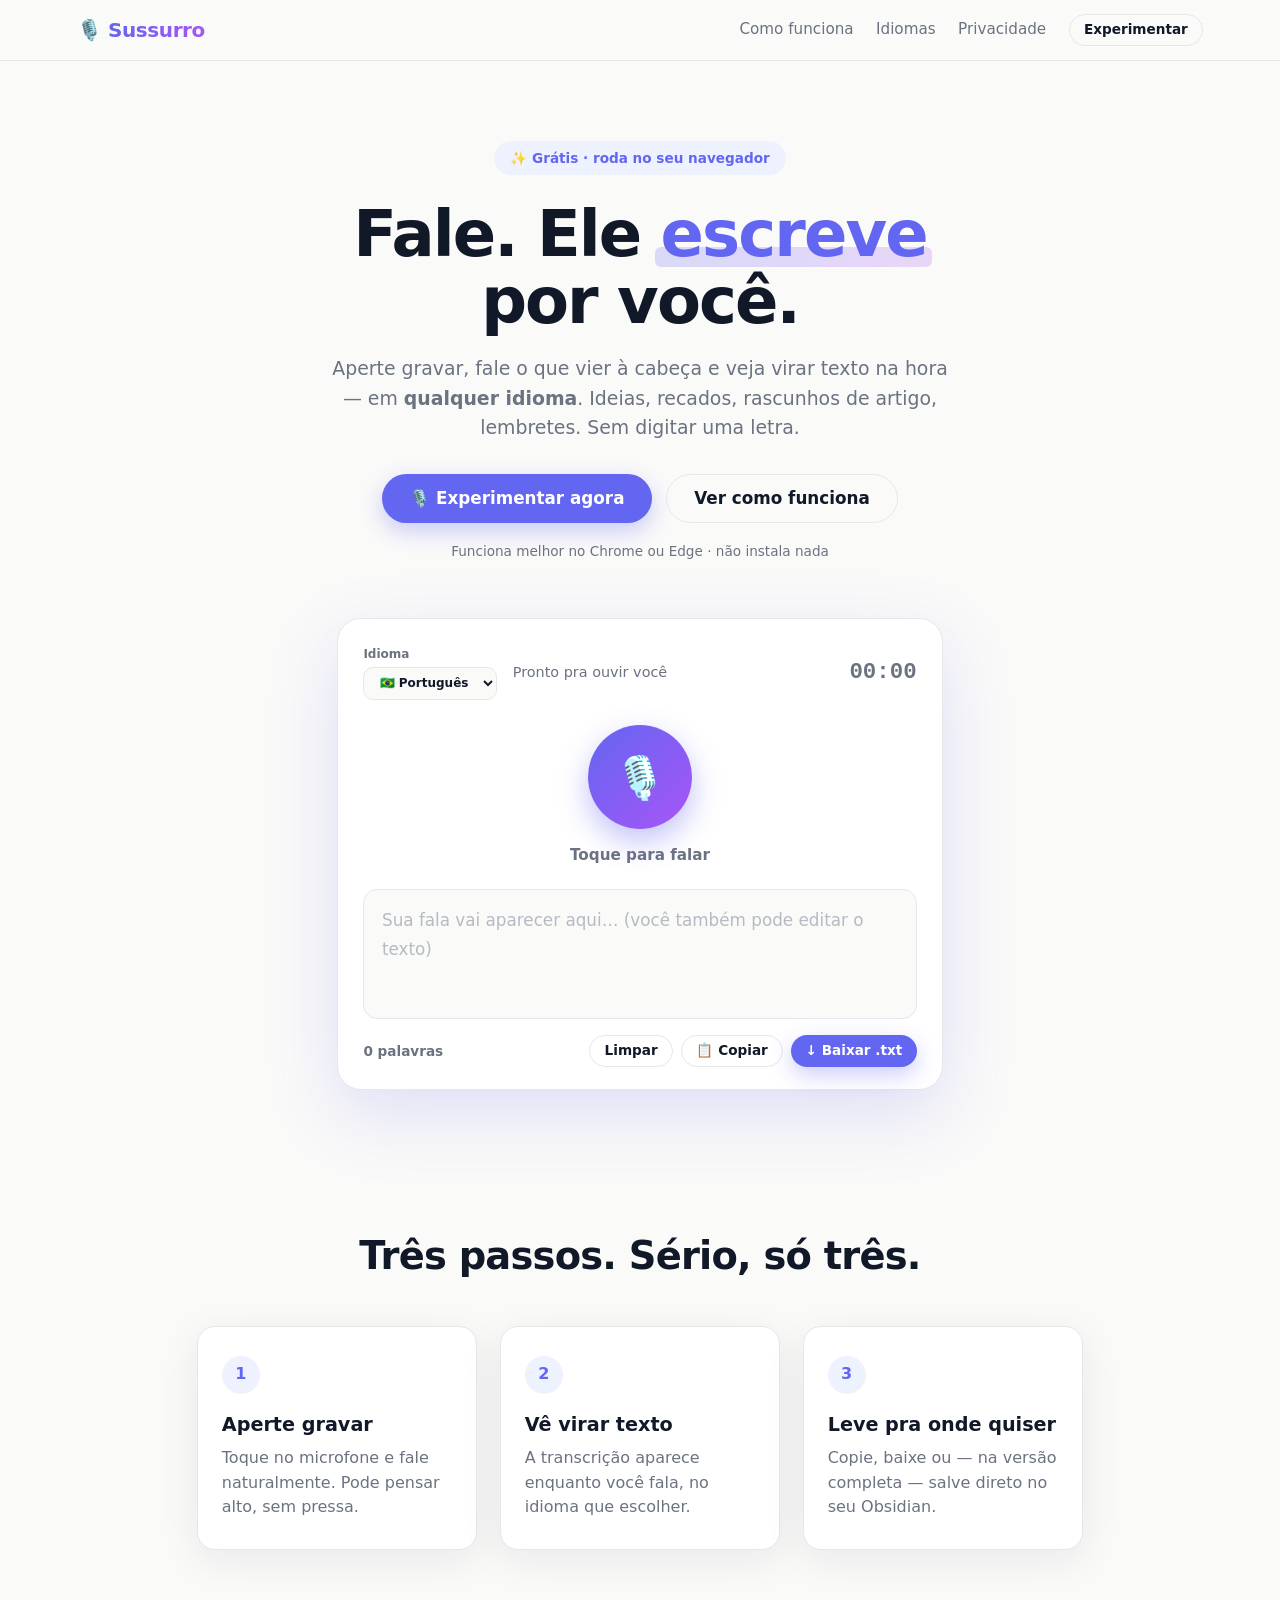
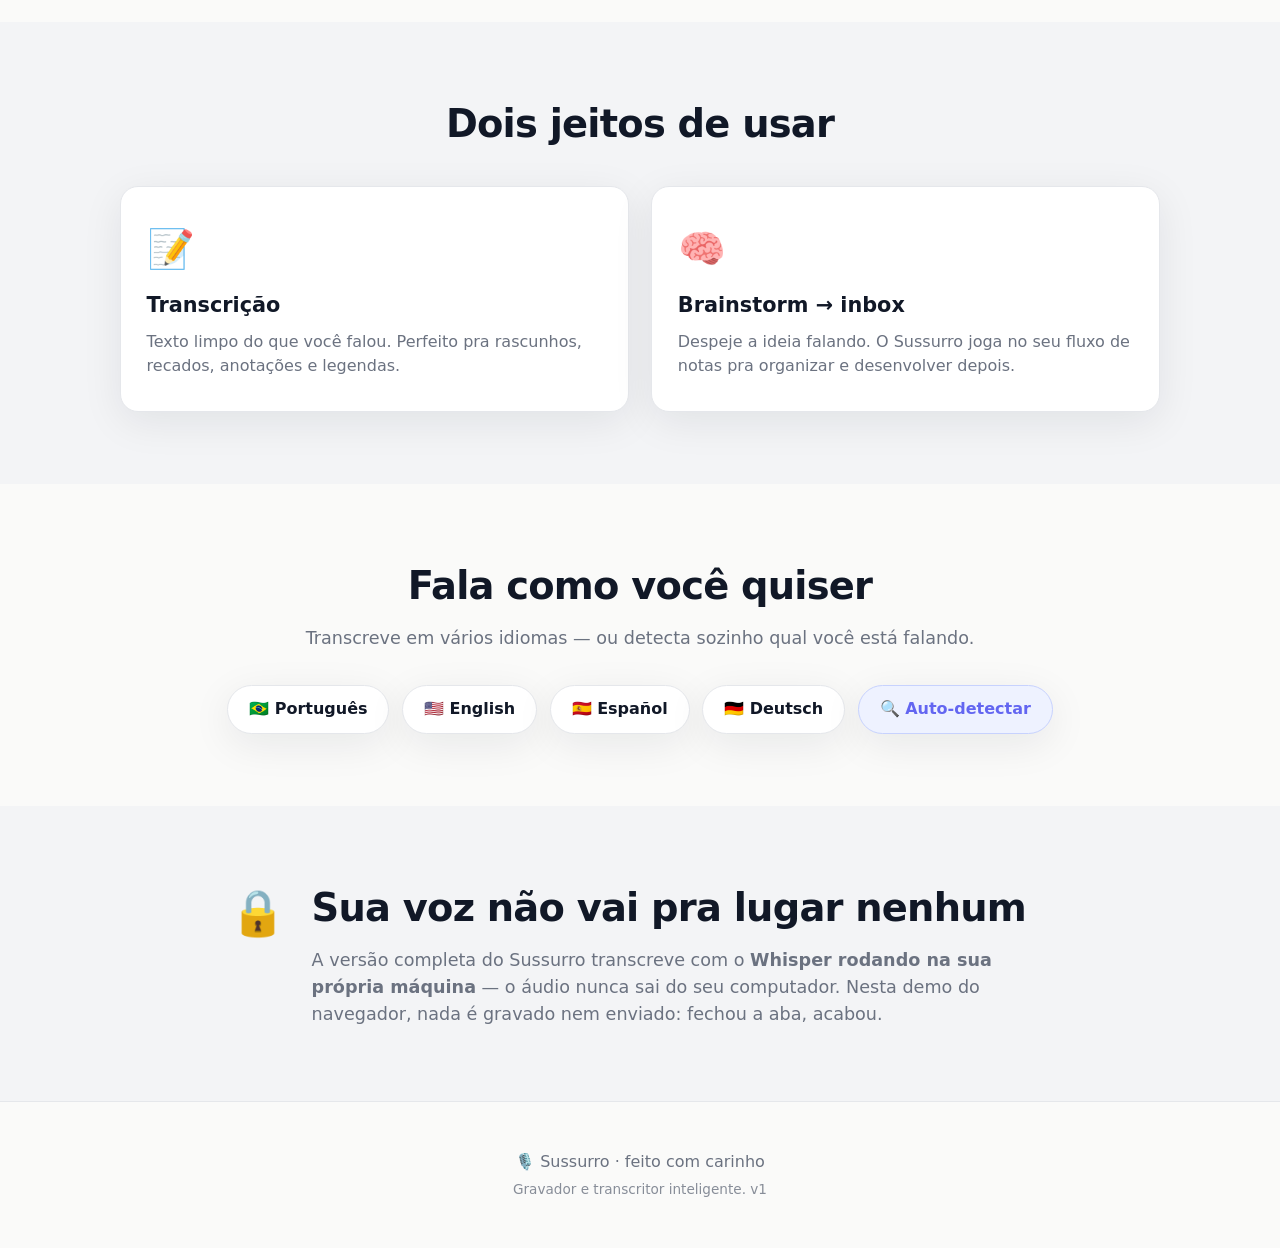
<file: v1-web/index.html>
<!DOCTYPE html>
<html lang="pt-BR">
<head>
  <meta charset="UTF-8">
  <meta name="viewport" content="width=device-width, initial-scale=1.0">
  <title>Sussurro · Fale. Ele escreve por você.</title>
  <meta name="description" content="Grave sua voz e transforme em texto em qualquer idioma. Transcrição inteligente que roda no seu computador — privada de verdade.">
  <link rel="icon" href="data:image/svg+xml,<svg xmlns='http://www.w3.org/2000/svg' viewBox='0 0 100 100'><text y='.9em' font-size='90'>🎙️</text></svg>">
  <link rel="stylesheet" href="style.css">
</head>
<body>

<!-- ══════════ NAV ══════════ -->
<nav class="nav">
  <div class="nav-brand">🎙️ <span>Sussurro</span></div>
  <div class="nav-links">
    <a href="#como">Como funciona</a>
    <a href="#idiomas">Idiomas</a>
    <a href="#privacidade">Privacidade</a>
    <button class="btn btn-ghost btn-sm" id="nav-try">Experimentar</button>
  </div>
</nav>

<!-- ══════════ HERO ══════════ -->
<header class="hero">
  <div class="hero-badge">✨ Grátis · roda no seu navegador</div>
  <h1 class="hero-title">Fale. Ele <span class="hl">escreve</span> por você.</h1>
  <p class="hero-sub">
    Aperte gravar, fale o que vier à cabeça e veja virar texto na hora —
    em <b>qualquer idioma</b>. Ideias, recados, rascunhos de artigo, lembretes.
    Sem digitar uma letra.
  </p>
  <div class="hero-cta">
    <button class="btn btn-primary btn-lg" id="hero-try">🎙️ Experimentar agora</button>
    <a class="btn btn-ghost btn-lg" href="#como">Ver como funciona</a>
  </div>
  <div class="hero-note">Funciona melhor no Chrome ou Edge · não instala nada</div>
</header>

<!-- ══════════ DEMO (gravador) ══════════ -->
<section id="demo" class="demo">
  <div class="rec-card">
    <div class="rec-head">
      <div class="rec-controls">
        <label class="rec-field">
          <span>Idioma</span>
          <select id="lang">
            <option value="pt-BR">🇧🇷 Português</option>
            <option value="en-US">🇺🇸 English</option>
            <option value="es-ES">🇪🇸 Español</option>
            <option value="de-DE">🇩🇪 Deutsch</option>
          </select>
        </label>
        <div class="rec-status" id="rec-status">Pronto pra ouvir você</div>
      </div>
      <div class="rec-timer" id="rec-timer">00:00</div>
    </div>

    <div class="rec-stage">
      <button class="mic-btn" id="mic-btn" title="Gravar">
        <span class="mic-emoji">🎙️</span>
        <span class="mic-pulse"></span>
      </button>
      <div class="mic-label" id="mic-label">Toque para falar</div>
    </div>

    <div class="transcript-wrap">
      <div class="transcript" id="transcript" contenteditable="true"
           data-placeholder="Sua fala vai aparecer aqui… (você também pode editar o texto)"></div>
      <span class="interim" id="interim"></span>
    </div>

    <div class="rec-actions">
      <span class="word-count" id="word-count">0 palavras</span>
      <div class="rec-actions-btns">
        <button class="btn btn-ghost btn-sm" id="btn-clear">Limpar</button>
        <button class="btn btn-ghost btn-sm" id="btn-copy">📋 Copiar</button>
        <button class="btn btn-primary btn-sm" id="btn-download">↓ Baixar .txt</button>
      </div>
    </div>

    <div class="rec-fallback" id="rec-fallback" hidden>
      <b>Seu navegador não suporta transcrição ao vivo.</b>
      A versão completa do Sussurro usa o Whisper localmente e funciona em qualquer máquina —
      esta demo precisa do Chrome ou Edge. Você ainda pode digitar/editar no campo acima.
    </div>
  </div>
</section>

<!-- ══════════ COMO FUNCIONA ══════════ -->
<section id="como" class="band">
  <h2 class="band-title">Três passos. Sério, só três.</h2>
  <div class="steps">
    <div class="step"><div class="step-n">1</div><h3>Aperte gravar</h3><p>Toque no microfone e fale naturalmente. Pode pensar alto, sem pressa.</p></div>
    <div class="step"><div class="step-n">2</div><h3>Vê virar texto</h3><p>A transcrição aparece enquanto você fala, no idioma que escolher.</p></div>
    <div class="step"><div class="step-n">3</div><h3>Leve pra onde quiser</h3><p>Copie, baixe ou — na versão completa — salve direto no seu Obsidian.</p></div>
  </div>
</section>

<!-- ══════════ MODOS ══════════ -->
<section class="band band-soft">
  <h2 class="band-title">Dois jeitos de usar</h2>
  <div class="modes">
    <div class="mode-card">
      <div class="mode-icon">📝</div>
      <h3>Transcrição</h3>
      <p>Texto limpo do que você falou. Perfeito pra rascunhos, recados, anotações e legendas.</p>
    </div>
    <div class="mode-card">
      <div class="mode-icon">🧠</div>
      <h3>Brainstorm → inbox</h3>
      <p>Despeje a ideia falando. O Sussurro joga no seu fluxo de notas pra organizar e desenvolver depois.</p>
    </div>
  </div>
</section>

<!-- ══════════ IDIOMAS ══════════ -->
<section id="idiomas" class="band">
  <h2 class="band-title">Fala como você quiser</h2>
  <p class="band-sub">Transcreve em vários idiomas — ou detecta sozinho qual você está falando.</p>
  <div class="langs">
    <div class="lang-chip">🇧🇷 Português</div>
    <div class="lang-chip">🇺🇸 English</div>
    <div class="lang-chip">🇪🇸 Español</div>
    <div class="lang-chip">🇩🇪 Deutsch</div>
    <div class="lang-chip lang-auto">🔍 Auto-detectar</div>
  </div>
</section>

<!-- ══════════ PRIVACIDADE ══════════ -->
<section id="privacidade" class="band band-soft">
  <div class="priv">
    <div class="priv-icon">🔒</div>
    <div>
      <h2 class="band-title left">Sua voz não vai pra lugar nenhum</h2>
      <p class="priv-text">
        A versão completa do Sussurro transcreve com o <b>Whisper rodando na sua própria máquina</b> —
        o áudio nunca sai do seu computador. Nesta demo do navegador, nada é gravado nem enviado:
        fechou a aba, acabou.
      </p>
    </div>
  </div>
</section>

<footer class="foot">
  <div>🎙️ Sussurro · feito com carinho</div>
  <div class="foot-sub">Gravador e transcritor inteligente. v1</div>
</footer>

<div id="toast"></div>

<script src="app.js"></script>
</body>
</html>
</file>
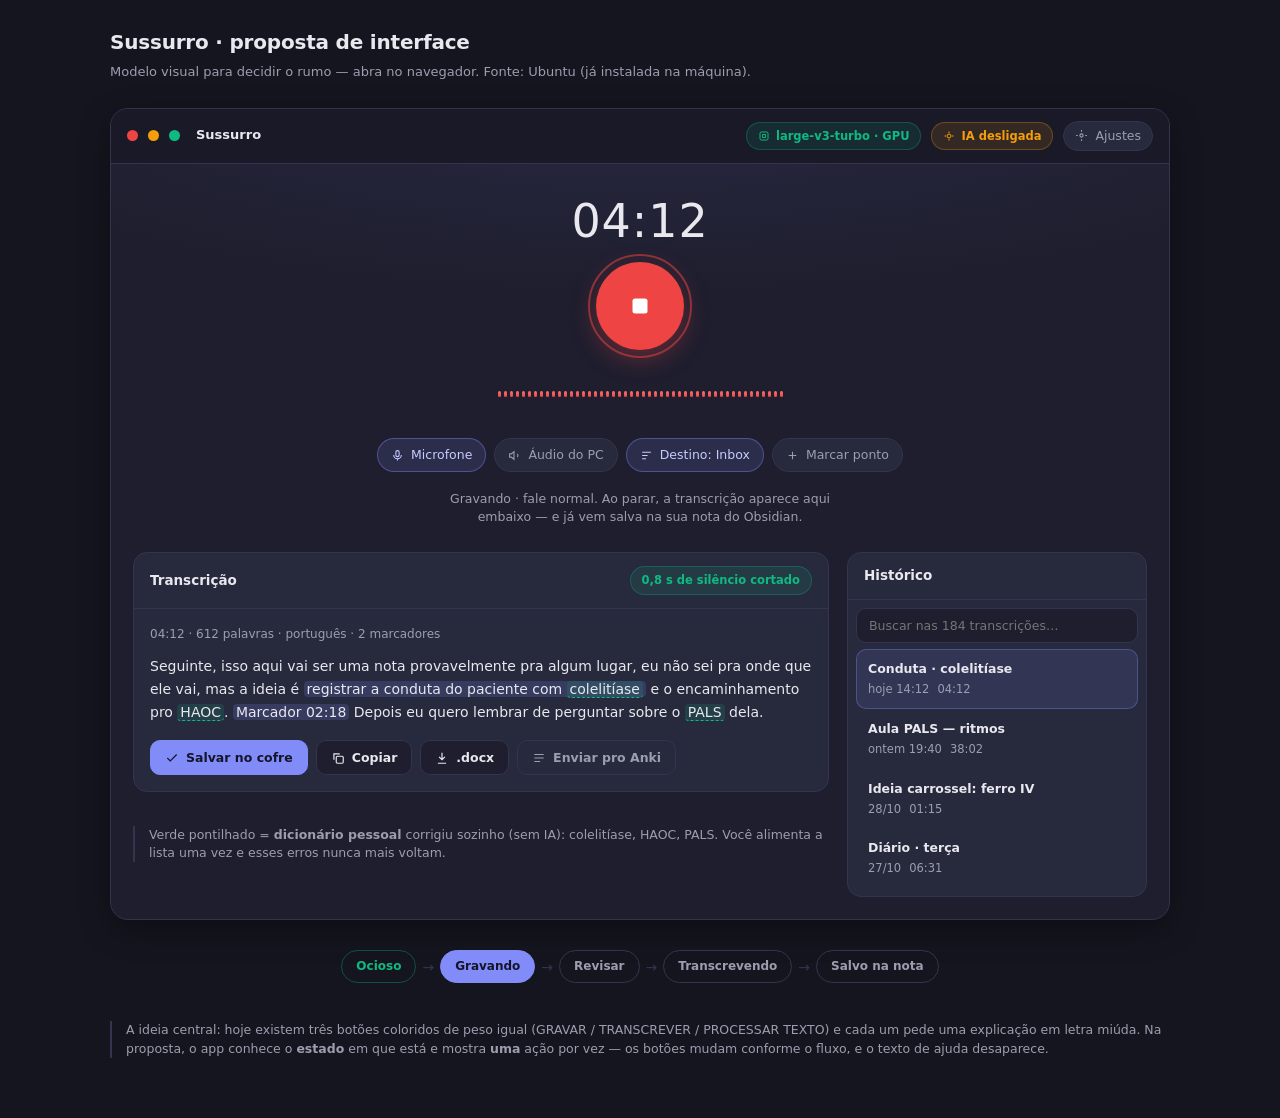
<file: frontend/proposta-ui.html>
<!DOCTYPE html>
<html lang="pt-BR">
<head>
<meta charset="utf-8">
<meta name="viewport" content="width=device-width, initial-scale=1">
<title>Sussurro — proposta de nova interface</title>
<style>
  :root{
    --bg:#15151f; --surface:#1e1e2e; --surface2:#27293d; --border:#34344e;
    --txt:#e8e8ee; --txt2:#9d9db0; --accent:#818cf8; --accent2:#6d76f0;
    --rec:#ef4444; --ok:#10b981; --amber:#f59e0b;
    --r:14px; --shadow:0 10px 30px rgba(0,0,0,.35);
  }
  *{box-sizing:border-box;margin:0;padding:0}
  body{
    font-family:"Ubuntu","Inter","Noto Sans",system-ui,-apple-system,sans-serif;
    background:var(--bg); color:var(--txt); padding:28px 20px 60px;
    -webkit-font-smoothing:antialiased; line-height:1.45;
  }
  .wrap{max-width:1060px;margin:0 auto}
  h1{font-size:20px;font-weight:600;letter-spacing:-.01em}
  .sub{color:var(--txt2);font-size:13px;margin:6px 0 26px}
  .label{font-size:11px;text-transform:uppercase;letter-spacing:.09em;color:var(--txt2);font-weight:600;margin:0 0 10px}

  /* ---------- janela ---------- */
  .app{background:var(--surface);border:1px solid var(--border);border-radius:18px;overflow:hidden;box-shadow:var(--shadow)}
  .titlebar{display:flex;align-items:center;gap:10px;padding:12px 16px;background:#191927;border-bottom:1px solid var(--border)}
  .dot{width:11px;height:11px;border-radius:50%}
  .title{margin-left:6px;font-size:13px;font-weight:600}
  .spacer{flex:1}
  .pill{display:inline-flex;align-items:center;gap:6px;font-size:11.5px;font-weight:600;
        padding:5px 11px;border-radius:999px;background:rgba(16,185,129,.12);color:var(--ok);
        border:1px solid rgba(16,185,129,.28)}
  .pill.off{background:rgba(245,158,11,.12);color:var(--amber);border-color:rgba(245,158,11,.3)}
  .pill svg{width:12px;height:12px}

  /* ---------- palco ---------- */
  .stage{padding:34px 26px 26px;display:flex;flex-direction:column;align-items:center;text-align:center;gap:18px;
         background:radial-gradient(120% 90% at 50% -20%, rgba(129,140,248,.10), transparent 60%)}
  .timer{font-size:46px;font-weight:300;font-variant-numeric:tabular-nums;letter-spacing:.02em;line-height:1}
  .timer.idle{color:var(--txt2);font-size:15px;font-weight:500;letter-spacing:0}
  .recwrap{position:relative;display:grid;place-items:center}
  .ring{position:absolute;width:104px;height:104px;border-radius:50%;border:2px solid rgba(239,68,68,.5);animation:pulse 1.8s ease-out infinite}
  @keyframes pulse{0%{transform:scale(.85);opacity:.9}100%{transform:scale(1.5);opacity:0}}
  .rec{width:88px;height:88px;border-radius:50%;border:none;cursor:pointer;background:var(--rec);color:#fff;
       display:grid;place-items:center;box-shadow:0 8px 26px rgba(239,68,68,.35);transition:transform .15s}
  .rec:hover{transform:scale(1.04)}
  .rec svg{width:30px;height:30px}
  .rec2{width:88px;height:88px;border-radius:50%;border:1px solid var(--border);cursor:pointer;
        background:var(--surface2);color:var(--accent);display:grid;place-items:center}
  .rec2 svg{width:26px;height:26px}
  .hint{font-size:12.5px;color:var(--txt2);max-width:420px}

  /* onda */
  .wave{display:flex;align-items:center;justify-content:center;gap:3px;height:52px;width:100%;max-width:520px}
  .wave i{display:block;width:3px;border-radius:2px;background:linear-gradient(180deg,var(--accent),#4f46e5);height:6px}
  .wave.live i{animation:bar 1s ease-in-out infinite;background:linear-gradient(180deg,#f87171,var(--rec))}
  .wave i:nth-child(3n){animation-delay:.15s}.wave i:nth-child(4n){animation-delay:.32s}
  .wave i:nth-child(5n){animation-delay:.47s}.wave i:nth-child(2n){animation-delay:.62s}
  @keyframes bar{0%,100%{height:6px}50%{height:40px}}

  /* chips */
  .chips{display:flex;gap:8px;flex-wrap:wrap;justify-content:center}
  .chip{display:inline-flex;align-items:center;gap:7px;font-size:12.5px;font-weight:500;padding:7px 13px;border-radius:999px;
        background:var(--surface2);border:1px solid var(--border);color:var(--txt2);cursor:pointer}
  .chip.on{background:rgba(129,140,248,.14);border-color:rgba(129,140,248,.4);color:#c7cbff}
  .chip svg{width:13px;height:13px}

  /* ---------- corpo ---------- */
  .body{padding:0 22px 22px;display:grid;grid-template-columns:1fr 300px;gap:18px;align-items:start}
  .card{background:var(--surface2);border:1px solid var(--border);border-radius:var(--r);overflow:hidden}
  .card-h{display:flex;align-items:center;gap:9px;padding:13px 16px;border-bottom:1px solid var(--border)}
  .card-h b{font-size:13.5px;font-weight:600}
  .card-b{padding:16px;font-size:14px;color:var(--txt);line-height:1.65}
  .card-b .meta{color:var(--txt2);font-size:12px;margin-bottom:10px}
  .hl{background:rgba(129,140,248,.18);border-radius:4px;padding:0 3px}
  .fix{background:rgba(16,185,129,.15);border-radius:4px;padding:0 3px;border-bottom:1px dashed var(--ok)}
  .actions{display:flex;gap:8px;flex-wrap:wrap;padding:0 16px 16px}
  .btn{font-family:inherit;font-size:12.5px;font-weight:600;padding:9px 14px;border-radius:10px;border:1px solid var(--border);
       background:var(--surface);color:var(--txt);cursor:pointer;display:inline-flex;align-items:center;gap:7px}
  .btn:hover{border-color:var(--accent)}
  .btn.primary{background:var(--accent);border-color:var(--accent);color:#14142a}
  .btn.ghost{background:transparent;color:var(--txt2)}
  .btn svg{width:14px;height:14px}

  /* histórico */
  .hist{padding:8px}
  .item{padding:10px 11px;border-radius:10px;cursor:pointer;border:1px solid transparent}
  .item:hover{background:var(--surface);border-color:var(--border)}
  .item.on{background:rgba(129,140,248,.12);border-color:rgba(129,140,248,.35)}
  .item .t{font-size:12.5px;font-weight:600;margin-bottom:3px}
  .item .d{font-size:11.5px;color:var(--txt2);display:flex;gap:8px}
  .search{width:100%;padding:9px 12px;border-radius:10px;border:1px solid var(--border);background:var(--surface);
          color:var(--txt);font-family:inherit;font-size:12.5px;margin-bottom:6px}

  /* fluxo */
  .flow{display:flex;gap:0;margin:26px 0 10px;align-items:center;justify-content:center;flex-wrap:wrap}
  .step{font-size:12px;font-weight:600;color:var(--txt2);padding:7px 14px;border-radius:999px;border:1px solid var(--border);margin:4px}
  .step.now{background:var(--accent);color:#14142a;border-color:var(--accent)}
  .step.done{color:var(--ok);border-color:rgba(16,185,129,.35)}
  .arrow{color:var(--border);font-size:14px;margin:0 2px}
  .note{max-width:1060px;margin:34px auto 0;font-size:12.5px;color:var(--txt2);border-left:2px solid var(--border);padding-left:14px}
</style>
</head>
<body>
<div class="wrap">
  <h1>Sussurro · proposta de interface</h1>
  <div class="sub">Modelo visual para decidir o rumo — abra no navegador. Fonte: Ubuntu (já instalada na máquina).</div>

  <div class="app">
    <div class="titlebar">
      <span class="dot" style="background:#ef4444"></span>
      <span class="dot" style="background:#f59e0b"></span>
      <span class="dot" style="background:#10b981"></span>
      <span class="title">Sussurro</span>
      <div class="spacer"></div>
      <span class="pill"><svg viewBox="0 0 24 24" fill="none" stroke="currentColor" stroke-width="2"><rect x="4" y="4" width="16" height="16" rx="3"/><path d="M9 9h6v6H9z"/></svg> large-v3-turbo · GPU</span>
      <span class="pill off"><svg viewBox="0 0 24 24" fill="none" stroke="currentColor" stroke-width="2"><path d="M12 3v3M12 18v3M3 12h3M18 12h3"/><circle cx="12" cy="12" r="4"/></svg> IA desligada</span>
      <span class="chip" style="padding:5px 11px"><svg viewBox="0 0 24 24" fill="none" stroke="currentColor" stroke-width="2"><circle cx="12" cy="12" r="3"/><path d="M12 2v3M12 19v3M2 12h3M19 12h3"/></svg> Ajustes</span>
    </div>

    <div class="stage">
      <div class="timer">04:12</div>
      <div class="recwrap">
        <div class="ring"></div>
        <button class="rec" title="Parar"><svg viewBox="0 0 24 24" fill="currentColor"><rect x="6" y="6" width="12" height="12" rx="2"/></svg></button>
      </div>
      <div class="wave live">
        <i></i><i></i><i></i><i></i><i></i><i></i><i></i><i></i><i></i><i></i><i></i><i></i><i></i><i></i><i></i><i></i>
        <i></i><i></i><i></i><i></i><i></i><i></i><i></i><i></i><i></i><i></i><i></i><i></i><i></i><i></i><i></i><i></i>
        <i></i><i></i><i></i><i></i><i></i><i></i><i></i><i></i><i></i><i></i><i></i><i></i><i></i><i></i><i></i><i></i>
      </div>
      <div class="chips">
        <span class="chip on"><svg viewBox="0 0 24 24" fill="none" stroke="currentColor" stroke-width="2"><rect x="9" y="3" width="6" height="11" rx="3"/><path d="M5 11a7 7 0 0 0 14 0M12 18v3"/></svg> Microfone</span>
        <span class="chip"><svg viewBox="0 0 24 24" fill="none" stroke="currentColor" stroke-width="2"><path d="M11 5 6 9H3v6h3l5 4zM17 9a4 4 0 0 1 0 6"/></svg> Áudio do PC</span>
        <span class="chip on"><svg viewBox="0 0 24 24" fill="none" stroke="currentColor" stroke-width="2"><path d="M4 6h16M4 12h10M4 18h7"/></svg> Destino: Inbox</span>
        <span class="chip"><svg viewBox="0 0 24 24" fill="none" stroke="currentColor" stroke-width="2"><path d="M12 5v14M5 12h14"/></svg> Marcar ponto</span>
      </div>
      <div class="hint">Gravando · fale normal. Ao parar, a transcrição aparece aqui embaixo — e já vem salva na sua nota do Obsidian.</div>
    </div>

    <div class="body">
      <div>
        <div class="card">
          <div class="card-h"><b>Transcrição</b><div class="spacer"></div><span class="pill" style="background:rgba(16,185,129,.12)">0,8 s de silêncio cortado</span></div>
          <div class="card-b">
            <div class="meta">04:12 · 612 palavras · português · 2 marcadores</div>
            Seguinte, isso aqui vai ser uma nota provavelmente pra algum lugar, eu não sei pra onde que ele vai,
            mas a ideia é <span class="hl">registrar a conduta do paciente com <span class="fix">colelitíase</span></span>
            e o encaminhamento pro <span class="fix">HAOC</span>. <span class="hl">Marcador 02:18</span>
            Depois eu quero lembrar de perguntar sobre o <span class="fix">PALS</span> dela.
          </div>
          <div class="actions">
            <button class="btn primary"><svg viewBox="0 0 24 24" fill="none" stroke="currentColor" stroke-width="2"><path d="M20 6 9 17l-5-5"/></svg> Salvar no cofre</button>
            <button class="btn"><svg viewBox="0 0 24 24" fill="none" stroke="currentColor" stroke-width="2"><rect x="9" y="9" width="12" height="12" rx="2"/><path d="M5 15V5h10"/></svg> Copiar</button>
            <button class="btn"><svg viewBox="0 0 24 24" fill="none" stroke="currentColor" stroke-width="2"><path d="M12 3v12M7 10l5 5 5-5M5 21h14"/></svg> .docx</button>
            <button class="btn ghost"><svg viewBox="0 0 24 24" fill="none" stroke="currentColor" stroke-width="2"><path d="M4 6h16M4 12h16M4 18h10"/></svg> Enviar pro Anki</button>
          </div>
        </div>
        <div class="note">
          Verde pontilhado = <b>dicionário pessoal</b> corrigiu sozinho (sem IA): colelitíase, HAOC, PALS.
          Você alimenta a lista uma vez e esses erros nunca mais voltam.
        </div>
      </div>

      <div class="card">
        <div class="card-h"><b>Histórico</b></div>
        <div class="hist">
          <input class="search" placeholder="Buscar nas 184 transcrições…">
          <div class="item on"><div class="t">Conduta · colelitíase</div><div class="d"><span>hoje 14:12</span><span>04:12</span></div></div>
          <div class="item"><div class="t">Aula PALS — ritmos</div><div class="d"><span>ontem 19:40</span><span>38:02</span></div></div>
          <div class="item"><div class="t">Ideia carrossel: ferro IV</div><div class="d"><span>28/10</span><span>01:15</span></div></div>
          <div class="item"><div class="t">Diário · terça</div><div class="d"><span>27/10</span><span>06:31</span></div></div>
        </div>
      </div>
    </div>
  </div>

  <div class="flow">
    <span class="step done">Ocioso</span><span class="arrow">→</span>
    <span class="step now">Gravando</span><span class="arrow">→</span>
    <span class="step">Revisar</span><span class="arrow">→</span>
    <span class="step">Transcrevendo</span><span class="arrow">→</span>
    <span class="step">Salvo na nota</span>
  </div>
  <div class="note">
    A ideia central: hoje existem três botões coloridos de peso igual (GRAVAR / TRANSCREVER / PROCESSAR TEXTO) e cada um pede uma explicação em letra miúda.
    Na proposta, o app conhece o <b>estado</b> em que está e mostra <b>uma</b> ação por vez — os botões mudam conforme o fluxo, e o texto de ajuda desaparece.
  </div>
</div>
</body>
</html>
</file>
<file: v1-web/style.css>
/* ══════════ Sussurro · v1 web ══════════ */
:root{
  --bg:#fafaf9; --bg2:#f3f4f6; --card:#ffffff; --border:#e5e7eb;
  --rec:#ef4444; --tr:#6366f1; --green:#059669; --amber:#f59e0b;
  --txt:#111827; --txt2:#6b7280;
  --tr-soft:#eef2ff; --rec-soft:#fef2f2;
  --shadow:0 10px 40px rgba(17,24,39,.08);
  --shadow-lg:0 24px 70px rgba(99,102,241,.18);
  --r:18px;
}
*{box-sizing:border-box;margin:0;padding:0}
html{scroll-behavior:smooth}
body{
  font-family:"Segoe UI",system-ui,-apple-system,sans-serif;
  background:var(--bg); color:var(--txt); line-height:1.55;
  -webkit-font-smoothing:antialiased;
}

/* ── buttons ── */
.btn{
  font:inherit; font-weight:600; border:none; border-radius:999px;
  padding:.7rem 1.3rem; cursor:pointer; transition:.18s; display:inline-flex;
  align-items:center; gap:.5rem; text-decoration:none; line-height:1;
}
.btn-primary{background:var(--tr); color:#fff; box-shadow:0 8px 22px rgba(99,102,241,.32)}
.btn-primary:hover{transform:translateY(-2px); box-shadow:0 12px 28px rgba(99,102,241,.42)}
.btn-ghost{background:transparent; color:var(--txt); border:1.5px solid var(--border)}
.btn-ghost:hover{background:var(--bg2); border-color:#d1d5db}
.btn-sm{padding:.5rem .9rem; font-size:.85rem}
.btn-lg{padding:.95rem 1.7rem; font-size:1.05rem}

/* ── nav ── */
.nav{
  position:sticky; top:0; z-index:50; display:flex; align-items:center;
  justify-content:space-between; padding:.9rem 6vw;
  background:rgba(250,250,249,.82); backdrop-filter:blur(12px);
  border-bottom:1px solid var(--border);
}
.nav-brand{font-weight:800; font-size:1.25rem; letter-spacing:-.02em}
.nav-brand span{background:linear-gradient(90deg,var(--tr),#a855f7);-webkit-background-clip:text;background-clip:text;color:transparent}
.nav-links{display:flex; align-items:center; gap:1.4rem}
.nav-links a{color:var(--txt2); text-decoration:none; font-weight:500; font-size:.95rem}
.nav-links a:hover{color:var(--txt)}
@media(max-width:680px){.nav-links a{display:none}}

/* ── hero ── */
.hero{
  text-align:center; padding:5rem 6vw 2.5rem; max-width:860px; margin:0 auto;
}
.hero-badge{
  display:inline-block; background:var(--tr-soft); color:var(--tr);
  font-weight:600; font-size:.85rem; padding:.4rem 1rem; border-radius:999px;
  margin-bottom:1.6rem;
}
.hero-title{
  font-size:clamp(2.4rem,6vw,4rem); font-weight:800; letter-spacing:-.03em;
  line-height:1.05; margin-bottom:1.2rem;
}
.hl{position:relative; color:var(--tr); white-space:nowrap}
.hl::after{
  content:""; position:absolute; left:-2%; right:-2%; bottom:.06em; height:.32em;
  background:linear-gradient(90deg,rgba(99,102,241,.22),rgba(168,85,247,.22));
  border-radius:6px; z-index:-1;
}
.hero-sub{font-size:1.18rem; color:var(--txt2); max-width:640px; margin:0 auto 2rem}
.hero-cta{display:flex; gap:.9rem; justify-content:center; flex-wrap:wrap}
.hero-note{margin-top:1.1rem; font-size:.85rem; color:var(--txt2)}

/* ── demo / recorder ── */
.demo{padding:1rem 6vw 4rem; max-width:760px; margin:0 auto}
.rec-card{
  background:var(--card); border:1px solid var(--border); border-radius:24px;
  box-shadow:var(--shadow-lg); padding:1.6rem 1.6rem 1.4rem;
}
.rec-head{display:flex; align-items:center; justify-content:space-between; gap:1rem; flex-wrap:wrap}
.rec-controls{display:flex; align-items:center; gap:1rem; flex-wrap:wrap}
.rec-field{display:flex; flex-direction:column; gap:.25rem; font-size:.75rem; color:var(--txt2); font-weight:600}
.rec-field select{
  font:inherit; font-weight:600; color:var(--txt); padding:.45rem .7rem;
  border:1.5px solid var(--border); border-radius:10px; background:var(--bg);
  cursor:pointer;
}
.rec-status{font-size:.9rem; color:var(--txt2); font-weight:500}
.rec-status.live{color:var(--rec); font-weight:700}
.rec-timer{font:700 1.4rem "Courier New",monospace; color:var(--txt2); font-variant-numeric:tabular-nums}
.rec-timer.live{color:var(--rec)}

.rec-stage{text-align:center; padding:1.6rem 0 1rem}
.mic-btn{
  position:relative; width:104px; height:104px; border-radius:50%; border:none;
  background:linear-gradient(135deg,var(--tr),#a855f7); cursor:pointer;
  box-shadow:0 12px 30px rgba(99,102,241,.4); transition:.2s; display:inline-grid;
  place-items:center;
}
.mic-btn:hover{transform:scale(1.05)}
.mic-emoji{font-size:2.6rem; filter:grayscale(.1) brightness(1.4); position:relative; z-index:2}
.mic-pulse{position:absolute; inset:0; border-radius:50%; z-index:1}
.mic-btn.recording{background:linear-gradient(135deg,var(--rec),#f97316); box-shadow:0 12px 30px rgba(239,68,68,.45)}
.mic-btn.recording .mic-pulse{animation:pulse 1.4s ease-out infinite}
@keyframes pulse{
  0%{box-shadow:0 0 0 0 rgba(239,68,68,.5)}
  100%{box-shadow:0 0 0 26px rgba(239,68,68,0)}
}
.mic-label{margin-top:.9rem; font-weight:600; color:var(--txt2); font-size:.95rem}

.transcript-wrap{position:relative; margin-top:.4rem}
.transcript{
  min-height:130px; max-height:280px; overflow-y:auto; padding:1rem 1.1rem;
  border:1.5px solid var(--border); border-radius:14px; background:var(--bg);
  font-size:1.05rem; line-height:1.7; outline:none; transition:.18s;
}
.transcript:focus{border-color:var(--tr); background:#fff}
.transcript:empty::before{content:attr(data-placeholder); color:#b6bac3}
.interim{color:var(--tr); opacity:.7; font-style:italic}

.rec-actions{
  display:flex; align-items:center; justify-content:space-between; gap:1rem;
  margin-top:1rem; flex-wrap:wrap;
}
.word-count{font-size:.85rem; color:var(--txt2); font-weight:600}
.rec-actions-btns{display:flex; gap:.5rem; flex-wrap:wrap}
.rec-fallback{
  margin-top:1rem; padding:.9rem 1rem; background:var(--amber); background:#fffbeb;
  border:1px solid #fde68a; border-radius:12px; font-size:.9rem; color:#92400e;
}

/* ── bands ── */
.band{padding:4.5rem 6vw; max-width:1040px; margin:0 auto; text-align:center}
.band-soft{background:var(--bg2); max-width:none}
.band-soft > *{max-width:1040px; margin-left:auto; margin-right:auto}
.band-title{font-size:clamp(1.7rem,4vw,2.4rem); font-weight:800; letter-spacing:-.02em; margin-bottom:.6rem}
.band-title.left{text-align:left}
.band-sub{color:var(--txt2); font-size:1.1rem; margin-bottom:2rem}

.steps{display:grid; grid-template-columns:repeat(auto-fit,minmax(240px,1fr)); gap:1.4rem; margin-top:2.5rem}
.step{background:var(--card); border:1px solid var(--border); border-radius:var(--r); padding:1.8rem 1.5rem; text-align:left; box-shadow:var(--shadow)}
.step-n{width:38px; height:38px; border-radius:50%; background:var(--tr-soft); color:var(--tr); font-weight:800; display:grid; place-items:center; margin-bottom:1rem}
.step h3{font-size:1.2rem; margin-bottom:.4rem}
.step p{color:var(--txt2)}

.modes{display:grid; grid-template-columns:repeat(auto-fit,minmax(260px,1fr)); gap:1.4rem; margin-top:2rem}
.mode-card{background:var(--card); border:1px solid var(--border); border-radius:var(--r); padding:2rem 1.6rem; text-align:left; box-shadow:var(--shadow)}
.mode-icon{font-size:2.4rem; margin-bottom:.7rem}
.mode-card h3{font-size:1.3rem; margin-bottom:.5rem}
.mode-card p{color:var(--txt2)}

.langs{display:flex; flex-wrap:wrap; gap:.8rem; justify-content:center}
.lang-chip{
  background:var(--card); border:1.5px solid var(--border); border-radius:999px;
  padding:.7rem 1.3rem; font-weight:600; font-size:1rem; box-shadow:var(--shadow);
}
.lang-auto{background:var(--tr-soft); border-color:#c7d2fe; color:var(--tr)}

.priv{display:flex; gap:1.6rem; align-items:flex-start; text-align:left; max-width:820px; margin:0 auto}
.priv-icon{font-size:2.8rem; flex-shrink:0}
.priv-text{color:var(--txt2); font-size:1.1rem}

.foot{padding:3rem 6vw; text-align:center; color:var(--txt2); border-top:1px solid var(--border)}
.foot-sub{font-size:.85rem; margin-top:.3rem; opacity:.8}

/* ── toast ── */
#toast{
  position:fixed; left:50%; bottom:2rem; transform:translateX(-50%) translateY(150%);
  background:var(--txt); color:#fff; padding:.8rem 1.4rem; border-radius:12px;
  font-weight:600; font-size:.95rem; box-shadow:var(--shadow-lg); z-index:100;
  transition:transform .3s cubic-bezier(.2,1.3,.5,1); opacity:0;
}
#toast.show{transform:translateX(-50%) translateY(0); opacity:1}
</file>
